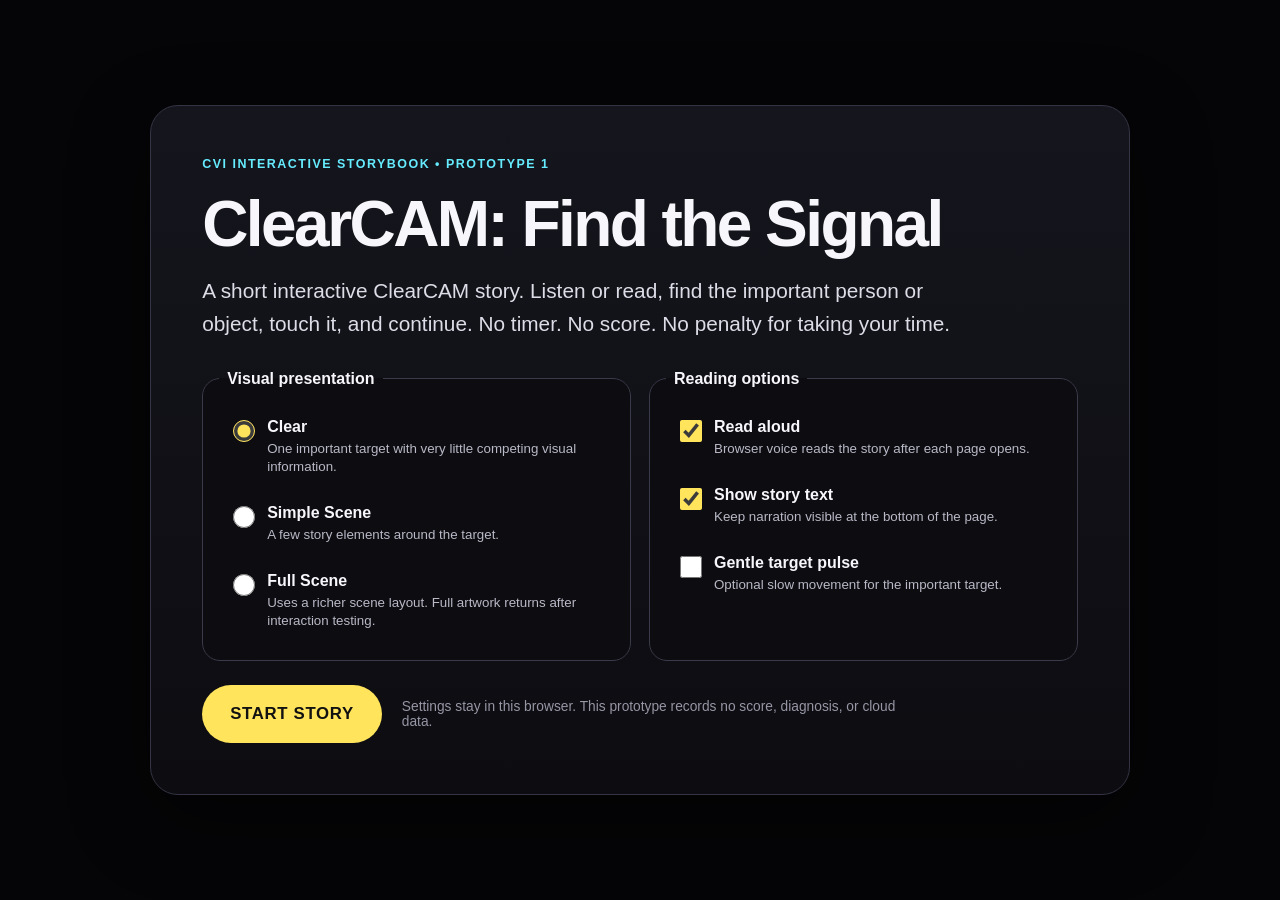
<file: cvi-storybook-prototype/index.html>
<!doctype html>
<html lang="en">
<head>
  <meta charset="utf-8" />
  <meta name="viewport" content="width=device-width,initial-scale=1,viewport-fit=cover" />
  <meta name="theme-color" content="#050507" />
  <title>ClearCAM CVI Story Prototype</title>
  <link rel="stylesheet" href="styles.css" />
</head>
<body>
  <main id="app">
    <section id="setup" class="screen setup-screen" aria-labelledby="setup-title">
      <div class="setup-card">
        <div class="eyebrow">CVI INTERACTIVE STORYBOOK • PROTOTYPE 1</div>
        <h1 id="setup-title">ClearCAM: Find the Signal</h1>
        <p class="lede">A short interactive ClearCAM story. Listen or read, find the important person or object, touch it, and continue. No timer. No score. No penalty for taking your time.</p>

        <div class="setup-grid">
          <fieldset>
            <legend>Visual presentation</legend>
            <label class="choice"><input type="radio" name="presentation" value="clear" checked><span><strong>Clear</strong><small>One important target with very little competing visual information.</small></span></label>
            <label class="choice"><input type="radio" name="presentation" value="simple"><span><strong>Simple Scene</strong><small>A few story elements around the target.</small></span></label>
            <label class="choice"><input type="radio" name="presentation" value="full"><span><strong>Full Scene</strong><small>Uses a richer scene layout. Full artwork returns after interaction testing.</small></span></label>
          </fieldset>

          <fieldset>
            <legend>Reading options</legend>
            <label class="toggle"><input id="narration" type="checkbox" checked><span><strong>Read aloud</strong><small>Browser voice reads the story after each page opens.</small></span></label>
            <label class="toggle"><input id="showText" type="checkbox" checked><span><strong>Show story text</strong><small>Keep narration visible at the bottom of the page.</small></span></label>
            <label class="toggle"><input id="gentlePulse" type="checkbox"><span><strong>Gentle target pulse</strong><small>Optional slow movement for the important target.</small></span></label>
          </fieldset>
        </div>

        <div class="setup-actions">
          <button id="startBtn" type="button" class="primary">START STORY</button>
          <p class="privacy">Settings stay in this browser. This prototype records no score, diagnosis, or cloud data.</p>
        </div>
      </div>
    </section>

    <section id="reader" class="screen reader-screen" hidden aria-live="polite">
      <header class="reader-topbar">
        <div class="book-mark">CLEARCAM</div>
        <div id="pageIndicator" class="page-indicator" aria-label="Story progress">1 of 3</div>
        <button id="exitBtn" type="button" class="quiet-control" aria-label="Return to caregiver setup">SETUP</button>
      </header>

      <div id="stage" class="stage" data-mode="clear" data-assist="0">
        <div id="scene" class="scene"></div>
        <button id="target" type="button" class="target-hotspot" aria-label="Story target"></button>
        <div id="focusRing" class="focus-ring" aria-hidden="true"></div>
      </div>

      <div class="reader-bottom">
        <button id="assistBtn" type="button" class="assist-button" aria-label="Use ClearCAM to make the target easier to find">
          <span class="assist-eye" aria-hidden="true">◉</span>
          <span>CLEARCAM</span>
        </button>

        <div id="storyPanel" class="story-panel">
          <p id="storyText"></p>
          <p id="successText" class="success-text" hidden></p>
        </div>
      </div>
    </section>

    <section id="finish" class="screen finish-screen" hidden>
      <div class="finish-card">
        <div class="finish-sigil" aria-hidden="true">◉</div>
        <h1>Signal found.</h1>
        <p>You helped Maya notice the noise, find CLEARCAM, and use it to look more closely.</p>
        <p class="finish-note">Prototype 1 deliberately ends here. The next build expands this same engine instead of changing the interaction rules under the reader.</p>
        <div class="finish-actions">
          <button id="replayBtn" type="button" class="primary">READ AGAIN</button>
          <button id="finishSetupBtn" type="button" class="secondary">CAREGIVER SETUP</button>
        </div>
      </div>
    </section>
  </main>
  <script src="app.js"></script>
</body>
</html>
</file>
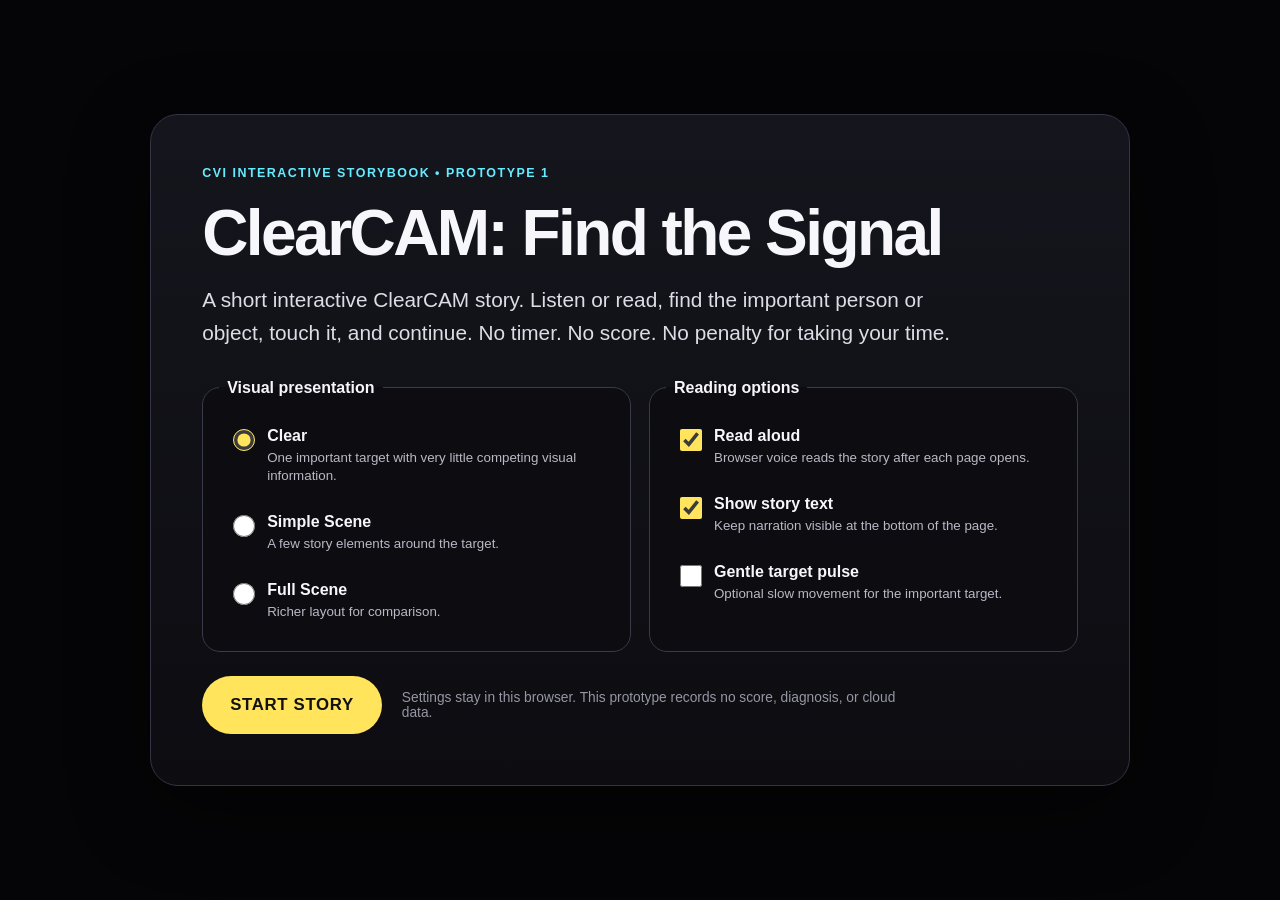
<file: cvi-storybook-prototype/standalone.html>
<!doctype html>
<html lang="en">
<head>
  <meta charset="utf-8" />
  <meta name="viewport" content="width=device-width,initial-scale=1,viewport-fit=cover" />
  <meta name="theme-color" content="#050507" />
  <title>ClearCAM CVI Story Prototype</title>
  <style>
:root{--bg:#050507;--panel:#121219;--panel2:#1a1a24;--text:#f7f7fb;--muted:#b9b9c7;--accent:#ffe45c;--purple:#a478ff;--cyan:#66ecff;--good:#80ffba;--danger:#ff7b95;--radius:22px}
*{box-sizing:border-box} html,body{margin:0;min-height:100%;background:var(--bg);color:var(--text);font-family:Arial,Helvetica,sans-serif}
button,input{font:inherit} button{touch-action:manipulation} [hidden]{display:none!important}.screen{min-height:100dvh}
.setup-screen,.finish-screen{display:grid;place-items:center;padding:24px}
.setup-card,.finish-card{width:min(980px,100%);background:linear-gradient(180deg,#15151d,#0c0c11);border:1px solid #343444;border-radius:28px;padding:clamp(24px,4vw,52px);box-shadow:0 24px 80px rgba(0,0,0,.45)}
.eyebrow{font-weight:800;letter-spacing:.12em;color:var(--cyan);font-size:.78rem}
h1{font-size:clamp(2rem,5vw,4.7rem);line-height:.95;margin:.35em 0 .25em;letter-spacing:-.04em}
.lede{font-size:clamp(1rem,2vw,1.3rem);line-height:1.55;color:#dddde7;max-width:780px}
.setup-grid{display:grid;grid-template-columns:1fr 1fr;gap:18px;margin-top:30px}
fieldset{border:1px solid #3a3a4a;border-radius:18px;padding:16px;margin:0;background:#0c0c11}
legend{font-weight:800;padding:0 8px}
.choice,.toggle{display:flex;gap:12px;padding:14px;border-radius:14px;cursor:pointer;align-items:flex-start}
.choice:hover,.toggle:hover{background:#171720}
.choice input,.toggle input{width:22px;height:22px;margin:2px 0 0;accent-color:var(--accent);flex:0 0 auto}
.choice span,.toggle span{display:grid;gap:4px}.choice small,.toggle small{color:var(--muted);line-height:1.35}
.setup-actions{display:flex;align-items:center;gap:20px;flex-wrap:wrap;margin-top:24px}
.primary,.secondary,.assist-button,.quiet-control{border:0;border-radius:999px;font-weight:900;letter-spacing:.04em;cursor:pointer}
.primary{background:var(--accent);color:#111;padding:16px 28px;font-size:1.05rem;min-height:58px}
.secondary{background:#292938;color:#fff;padding:16px 24px}.privacy{color:#9696a5;font-size:.86rem;max-width:500px}
.reader-screen{display:grid;grid-template-rows:auto minmax(0,1fr) auto;background:#000;overflow:hidden}
.reader-topbar{height:58px;display:grid;grid-template-columns:1fr auto 1fr;align-items:center;padding:8px 14px;background:#07070a;border-bottom:1px solid #202029;z-index:10}
.book-mark{font-size:.86rem;font-weight:900;letter-spacing:.16em;color:var(--cyan)}.page-indicator{font-weight:800;color:#d4d4de}
.quiet-control{justify-self:end;background:#1a1a22;color:#bcbcca;padding:9px 14px;font-size:.78rem}
.stage{position:relative;min-height:0;overflow:hidden;background:#000;isolation:isolate}
.scene{position:absolute;inset:0;display:grid;place-items:center;overflow:hidden}
.scene .clear-object,.scene .simple-layout{width:100%;height:100%;display:grid;place-items:center;position:relative}
.maya-symbol{width:min(42vw,330px);aspect-ratio:1;border-radius:50%;display:grid;place-items:center;border:6px solid var(--accent);background:radial-gradient(circle at 50% 35%,#6b4b37 0 18%,#191219 19% 30%,#5d3db4 31% 70%,#1b1327 71%);box-shadow:0 0 0 12px rgba(255,228,92,.08)}
.maya-symbol::after{content:"MAYA";font-size:clamp(1.5rem,6vw,3.4rem);font-weight:1000;background:#000;color:#fff;padding:.18em .55em;border-radius:999px}
.app-symbol{width:min(50vw,350px);aspect-ratio:1;border-radius:28%;border:6px solid var(--cyan);display:grid;place-items:center;background:radial-gradient(circle at 50% 42%,#26324a,#0a0b11 68%);box-shadow:0 0 46px rgba(102,236,255,.2)}
.app-symbol .eye{font-size:clamp(5rem,18vw,10rem);color:var(--cyan)}.app-symbol strong{position:absolute;margin-top:55%;font-size:clamp(1.2rem,4vw,2rem);letter-spacing:.1em}
.cereal-symbol{width:min(42vw,300px);height:min(58vh,430px);border:6px solid var(--accent);border-radius:18px;background:linear-gradient(150deg,#5a185f,#17106c 55%,#281039);display:grid;place-items:center;text-align:center;padding:24px;transform:rotate(1.5deg);box-shadow:0 0 50px rgba(255,228,92,.16)}
.cereal-symbol .rocket{font-size:clamp(4rem,13vw,8rem)}.cereal-symbol strong{font-size:clamp(1.5rem,5vw,2.8rem);line-height:.9}
.simple-layout{background:radial-gradient(circle at center,#171421,#050507 65%)}
.distractor{position:absolute;border:2px solid #4b4361;border-radius:20px;background:#17131e;color:#888;padding:14px;font-weight:800;opacity:.72;transition:opacity .25s,filter .25s}
.d1{left:5%;top:9%;transform:rotate(-5deg)}.d2{right:6%;top:15%;transform:rotate(4deg)}.d3{left:10%;bottom:12%;transform:rotate(5deg)}.d4{right:8%;bottom:10%;transform:rotate(-3deg)}
.simple-target-wrap{position:relative;z-index:2;display:grid;place-items:center}
.target-hotspot{position:absolute;z-index:5;border:0;background:transparent;border-radius:28px;cursor:pointer;outline:none}
.target-hotspot:focus-visible{outline:7px solid var(--cyan);outline-offset:4px}
.focus-ring{position:absolute;z-index:4;pointer-events:none;border:7px solid var(--accent);border-radius:32px;opacity:0;box-shadow:0 0 0 8px rgba(255,228,92,.12),0 0 45px rgba(255,228,92,.65);transition:opacity .25s,left .25s,top .25s,width .25s,height .25s}
.stage[data-assist="1"] .distractor{opacity:.22;filter:grayscale(1)}.stage[data-assist="2"] .focus-ring{opacity:1}.stage[data-assist="2"] .distractor{opacity:.12}
.stage[data-assist="3"] .scene>*{opacity:.12!important;filter:grayscale(1) brightness(.4)!important}.stage[data-assist="3"] .scene .target-visual{opacity:1!important;filter:none!important;z-index:3}.stage[data-assist="3"] .focus-ring{opacity:1;border-width:10px;background:rgba(0,0,0,.22)}
.stage.pulse .target-visual{animation:gentlePulse 2.7s ease-in-out infinite}@keyframes gentlePulse{0%,100%{transform:scale(1)}50%{transform:scale(1.045)}}
.reader-bottom{display:grid;grid-template-columns:auto minmax(0,1fr);align-items:center;gap:14px;padding:12px max(14px,env(safe-area-inset-right)) max(12px,env(safe-area-inset-bottom)) max(14px,env(safe-area-inset-left));background:#08080c;border-top:1px solid #272731;min-height:106px;z-index:10}
.assist-button{background:#151522;color:var(--cyan);padding:12px 16px;min-height:54px;display:flex;align-items:center;gap:8px;border:1px solid #33334a}.assist-eye{font-size:1.5rem}
.story-panel{min-width:0;padding:4px 6px}.story-panel p{margin:0;font-size:clamp(1rem,2.2vw,1.3rem);line-height:1.38}.success-text{color:var(--good);font-weight:750;margin-top:6px!important}
.finish-card{text-align:center;max-width:700px}.finish-sigil{font-size:6rem;color:var(--cyan)}.finish-card p{font-size:1.15rem;line-height:1.55;color:#ddd}.finish-note{color:#a7a7b5!important}.finish-actions{display:flex;justify-content:center;gap:12px;flex-wrap:wrap;margin-top:24px}
@media (max-width:720px){.setup-grid{grid-template-columns:1fr}.reader-topbar{height:52px}.reader-bottom{grid-template-columns:auto 1fr;grid-template-areas:"assist story";min-height:110px}.assist-button{grid-area:assist}.story-panel{grid-area:story}}
@media (prefers-reduced-motion:reduce){*,*::before,*::after{animation-duration:.001ms!important;animation-iteration-count:1!important;transition-duration:.001ms!important}}
  </style>
</head>
<body>
<main id="app">
<section id="setup" class="screen setup-screen" aria-labelledby="setup-title"><div class="setup-card">
<div class="eyebrow">CVI INTERACTIVE STORYBOOK • PROTOTYPE 1</div>
<h1 id="setup-title">ClearCAM: Find the Signal</h1>
<p class="lede">A short interactive ClearCAM story. Listen or read, find the important person or object, touch it, and continue. No timer. No score. No penalty for taking your time.</p>
<div class="setup-grid">
<fieldset><legend>Visual presentation</legend>
<label class="choice"><input type="radio" name="presentation" value="clear" checked><span><strong>Clear</strong><small>One important target with very little competing visual information.</small></span></label>
<label class="choice"><input type="radio" name="presentation" value="simple"><span><strong>Simple Scene</strong><small>A few story elements around the target.</small></span></label>
<label class="choice"><input type="radio" name="presentation" value="full"><span><strong>Full Scene</strong><small>Richer layout for comparison.</small></span></label>
</fieldset>
<fieldset><legend>Reading options</legend>
<label class="toggle"><input id="narration" type="checkbox" checked><span><strong>Read aloud</strong><small>Browser voice reads the story after each page opens.</small></span></label>
<label class="toggle"><input id="showText" type="checkbox" checked><span><strong>Show story text</strong><small>Keep narration visible at the bottom of the page.</small></span></label>
<label class="toggle"><input id="gentlePulse" type="checkbox"><span><strong>Gentle target pulse</strong><small>Optional slow movement for the important target.</small></span></label>
</fieldset></div>
<div class="setup-actions"><button id="startBtn" type="button" class="primary">START STORY</button><p class="privacy">Settings stay in this browser. This prototype records no score, diagnosis, or cloud data.</p></div>
</div></section>
<section id="reader" class="screen reader-screen" hidden aria-live="polite">
<header class="reader-topbar"><div class="book-mark">CLEARCAM</div><div id="pageIndicator" class="page-indicator">1 of 3</div><button id="exitBtn" type="button" class="quiet-control">SETUP</button></header>
<div id="stage" class="stage" data-mode="clear" data-assist="0"><div id="scene" class="scene"></div><button id="target" type="button" class="target-hotspot" aria-label="Story target"></button><div id="focusRing" class="focus-ring" aria-hidden="true"></div></div>
<div class="reader-bottom"><button id="assistBtn" type="button" class="assist-button"><span class="assist-eye">◉</span><span>CLEARCAM</span></button><div id="storyPanel" class="story-panel"><p id="storyText"></p><p id="successText" class="success-text" hidden></p></div></div>
</section>
<section id="finish" class="screen finish-screen" hidden><div class="finish-card"><div class="finish-sigil">◉</div><h1>Signal found.</h1><p>You helped Maya notice the noise, find CLEARCAM, and use it to look more closely.</p><p class="finish-note">Prototype 1 deliberately ends here.</p><div class="finish-actions"><button id="replayBtn" type="button" class="primary">READ AGAIN</button><button id="finishSetupBtn" type="button" class="secondary">CAREGIVER SETUP</button></div></div></section>
</main>
<script>
(() => {
'use strict';
const scenes=[
{id:'noisy-world',prompt:'Maya stared at her tablet, but everything felt too loud. Find Maya.',success:'There she is. Maya is surrounded by messages competing for her attention.',targetLabel:'Maya',clearVisual:'maya',simpleDistractors:['BUY NOW','FREE PRIZE','NEW!','LIMITED TIME']},
{id:'clearcam-appears',prompt:'Then something weird happened. A quiet new app appeared on Maya’s screen. Find CLEARCAM.',success:'CLEARCAM. No prize wheel. No countdown. Just a quiet new app.',targetLabel:'CLEARCAM app',clearVisual:'app',simpleDistractors:['GAME!','PUPPY!','CHIPS!','WIN!']},
{id:'magic-screen',prompt:'Maya pointed CLEARCAM at her breakfast. Find the cereal box.',success:'CLEARCAM changes the message: “Mostly sugar. Designed to make you crave more.”',targetLabel:'cereal box',clearVisual:'cereal',simpleDistractors:['JUICE','BOWL','FRUIT','TABLET']}
];
const $=id=>document.getElementById(id),setup=$('setup'),reader=$('reader'),finish=$('finish'),stage=$('stage'),sceneEl=$('scene'),target=$('target'),focusRing=$('focusRing'),storyPanel=$('storyPanel'),storyText=$('storyText'),successText=$('successText'),pageIndicator=$('pageIndicator');
let current=0,assistLevel=0,found=false,settings=loadSettings();
function loadSettings(){try{return Object.assign({presentation:'clear',narration:true,showText:true,gentlePulse:false},JSON.parse(localStorage.getItem('clearcamCviSettings')||'{}'))}catch(_){return{presentation:'clear',narration:true,showText:true,gentlePulse:false}}}
function saveSettings(){try{localStorage.setItem('clearcamCviSettings',JSON.stringify(settings))}catch(_){}}
function applySetupSettings(){const radio=document.querySelector('input[name="presentation"][value="'+settings.presentation+'"]');if(radio)radio.checked=true;$('narration').checked=!!settings.narration;$('showText').checked=!!settings.showText;$('gentlePulse').checked=!!settings.gentlePulse}
function readSetupSettings(){const selected=document.querySelector('input[name="presentation"]:checked');settings={presentation:selected?selected.value:'clear',narration:$('narration').checked,showText:$('showText').checked,gentlePulse:$('gentlePulse').checked};saveSettings()}
function speak(text){if(!settings.narration||!('speechSynthesis'in window))return;try{speechSynthesis.cancel();const u=new SpeechSynthesisUtterance(text);u.rate=.88;speechSynthesis.speak(u)}catch(_){}}
function stopSpeech(){try{if('speechSynthesis'in window)speechSynthesis.cancel()}catch(_){}}
function targetMarkup(type){if(type==='maya')return '<div class="maya-symbol target-visual"></div>';if(type==='app')return '<div class="app-symbol target-visual"><span class="eye">◉</span><strong>CLEARCAM</strong></div>';return '<div class="cereal-symbol target-visual"><span class="rocket">🚀</span><strong>BLAST-O\'S<br><small>SUPER CHOCO STARS</small></strong></div>'}
function placeRing(l,t,w,h){focusRing.style.left=l;focusRing.style.top=t;focusRing.style.width=w;focusRing.style.height=h}
function renderClear(scene){sceneEl.innerHTML='<div class="clear-object">'+targetMarkup(scene.clearVisual)+'</div>';target.style.left='12%';target.style.top='8%';target.style.width='76%';target.style.height='84%';placeRing('16%','12%','68%','76%')}
function renderSimple(scene){const d=scene.simpleDistractors.map((txt,i)=>'<div class="distractor d'+(i+1)+'">'+txt+'</div>').join('');sceneEl.innerHTML='<div class="simple-layout">'+d+'<div class="simple-target-wrap">'+targetMarkup(scene.clearVisual)+'</div></div>';target.style.left='20%';target.style.top='12%';target.style.width='60%';target.style.height='76%';placeRing('24%','16%','52%','68%')}
function renderScene(){const scene=scenes[current];found=false;assistLevel=0;stage.dataset.assist='0';stage.className='stage '+settings.presentation+' scene-'+current+(settings.gentlePulse?' pulse':'');target.setAttribute('aria-label','Find '+scene.targetLabel);successText.hidden=true;target.hidden=false;pageIndicator.textContent=(current+1)+' of '+scenes.length;storyText.textContent=scene.prompt;storyPanel.hidden=!settings.showText;if(settings.presentation==='clear')renderClear(scene);else renderSimple(scene);setTimeout(()=>speak(scene.prompt),180)}
function findTarget(){if(found){nextScene();return}found=true;const scene=scenes[current];stopSpeech();stage.dataset.assist='2';const continueText=current>=scenes.length-1?' Touch it again to finish the story.':' Touch it again to continue.';successText.textContent=scene.success+continueText;successText.hidden=false;storyPanel.hidden=false;target.hidden=false;target.setAttribute('aria-label',current>=scenes.length-1?'Touch '+scene.targetLabel+' again to finish the story':'Touch '+scene.targetLabel+' again to continue');speak(scene.success+continueText)}
function nextScene(){stopSpeech();if(current>=scenes.length-1){reader.hidden=true;finish.hidden=false;return}current++;renderScene()}
function assist(){if(found)return;assistLevel=Math.min(3,assistLevel+1);stage.dataset.assist=String(assistLevel);if(assistLevel===1)speak('ClearCAM is reducing the visual noise.');if(assistLevel===2)speak('ClearCAM is marking the area to look at.');if(assistLevel===3)speak('ClearCAM is isolating the important part of the scene.')}
function begin(){readSetupSettings();current=0;setup.hidden=true;finish.hidden=true;reader.hidden=false;renderScene()}
function goSetup(){stopSpeech();reader.hidden=true;finish.hidden=true;setup.hidden=false;applySetupSettings()}
$('startBtn').addEventListener('click',begin);target.addEventListener('click',findTarget);$('assistBtn').addEventListener('click',assist);$('exitBtn').addEventListener('click',goSetup);$('finishSetupBtn').addEventListener('click',goSetup);$('replayBtn').addEventListener('click',()=>{finish.hidden=true;reader.hidden=false;current=0;renderScene()});applySetupSettings();
})();
</script>
</body>
</html>
</file>
<file: cvi-storybook-prototype/styles.css>
:root{
  --bg:#050507;
  --panel:#121219;
  --panel2:#1a1a24;
  --text:#f7f7fb;
  --muted:#b9b9c7;
  --accent:#ffe45c;
  --purple:#a478ff;
  --cyan:#66ecff;
  --good:#80ffba;
  --danger:#ff7b95;
  --radius:22px;
}
*{box-sizing:border-box}
html,body{margin:0;min-height:100%;background:var(--bg);color:var(--text);font-family:Arial,Helvetica,sans-serif}
button,input{font:inherit}
button{touch-action:manipulation}
[hidden]{display:none!important}
.screen{min-height:100dvh}
.setup-screen,.finish-screen{display:grid;place-items:center;padding:24px}
.setup-card,.finish-card{width:min(980px,100%);background:linear-gradient(180deg,#15151d,#0c0c11);border:1px solid #343444;border-radius:28px;padding:clamp(24px,4vw,52px);box-shadow:0 24px 80px rgba(0,0,0,.45)}
.eyebrow{font-weight:800;letter-spacing:.12em;color:var(--cyan);font-size:.78rem}
h1{font-size:clamp(2rem,5vw,4.7rem);line-height:.95;margin:.35em 0 .25em;letter-spacing:-.04em}
.lede{font-size:clamp(1rem,2vw,1.3rem);line-height:1.55;color:#ddddE7;max-width:780px}
.setup-grid{display:grid;grid-template-columns:1fr 1fr;gap:18px;margin-top:30px}
fieldset{border:1px solid #3a3a4a;border-radius:18px;padding:16px;margin:0;background:#0c0c11}
legend{font-weight:800;padding:0 8px}
.choice,.toggle{display:flex;gap:12px;padding:14px;border-radius:14px;cursor:pointer;align-items:flex-start}
.choice:hover,.toggle:hover{background:#171720}
.choice input,.toggle input{width:22px;height:22px;margin:2px 0 0;accent-color:var(--accent);flex:0 0 auto}
.choice span,.toggle span{display:grid;gap:4px}
.choice small,.toggle small{color:var(--muted);line-height:1.35}
.setup-actions{display:flex;align-items:center;gap:20px;flex-wrap:wrap;margin-top:24px}
.primary,.secondary,.assist-button,.quiet-control{border:0;border-radius:999px;font-weight:900;letter-spacing:.04em;cursor:pointer}
.primary{background:var(--accent);color:#111;padding:16px 28px;font-size:1.05rem;min-height:58px}
.secondary{background:#292938;color:#fff;padding:16px 24px}
.privacy{color:#9696a5;font-size:.86rem;max-width:500px}
.reader-screen{display:grid;grid-template-rows:auto minmax(0,1fr) auto;background:#000;overflow:hidden}
.reader-topbar{height:58px;display:grid;grid-template-columns:1fr auto 1fr;align-items:center;padding:8px 14px;background:#07070a;border-bottom:1px solid #202029;z-index:10}
.book-mark{font-size:.86rem;font-weight:900;letter-spacing:.16em;color:var(--cyan)}
.page-indicator{font-weight:800;color:#d4d4de}
.quiet-control{justify-self:end;background:#1a1a22;color:#bcbcca;padding:9px 14px;font-size:.78rem}
.stage{position:relative;min-height:0;overflow:hidden;background:#000;isolation:isolate}
.scene{position:absolute;inset:0;display:grid;place-items:center;overflow:hidden}
.scene img.full-art{position:absolute;inset:0;width:100%;height:100%;object-fit:contain;object-position:center;background:#000}
.scene .clear-object,.scene .simple-layout{width:100%;height:100%;display:grid;place-items:center;position:relative}
.target-card{display:grid;place-items:center;text-align:center;min-width:min(62vw,420px);min-height:min(55vh,420px);max-width:80vw;padding:34px;border-radius:34px;border:4px solid var(--accent);background:#09090c;box-shadow:0 0 0 10px rgba(255,228,92,.09),0 0 54px rgba(255,228,92,.2)}
.target-card .symbol{font-size:clamp(5rem,18vw,11rem);line-height:1}
.target-card .label{font-size:clamp(1.6rem,6vw,3.8rem);font-weight:1000;letter-spacing:.04em;margin-top:12px}
.maya-symbol{width:min(42vw,330px);aspect-ratio:1;border-radius:50%;display:grid;place-items:center;border:6px solid var(--accent);background:radial-gradient(circle at 50% 35%,#6b4b37 0 18%,#191219 19% 30%,#5d3db4 31% 70%,#1b1327 71%);box-shadow:0 0 0 12px rgba(255,228,92,.08)}
.maya-symbol::after{content:"MAYA";font-size:clamp(1.5rem,6vw,3.4rem);font-weight:1000;background:#000;color:#fff;padding:.18em .55em;border-radius:999px}
.app-symbol{width:min(50vw,350px);aspect-ratio:1;border-radius:28%;border:6px solid var(--cyan);display:grid;place-items:center;background:radial-gradient(circle at 50% 42%,#26324a,#0a0b11 68%);box-shadow:0 0 46px rgba(102,236,255,.2)}
.app-symbol .eye{font-size:clamp(5rem,18vw,10rem);color:var(--cyan)}
.app-symbol strong{position:absolute;margin-top:55%;font-size:clamp(1.2rem,4vw,2rem);letter-spacing:.1em}
.cereal-symbol{width:min(42vw,300px);height:min(58vh,430px);border:6px solid var(--accent);border-radius:18px;background:linear-gradient(150deg,#5a185f,#17106c 55%,#281039);display:grid;place-items:center;text-align:center;padding:24px;transform:rotate(1.5deg);box-shadow:0 0 50px rgba(255,228,92,.16)}
.cereal-symbol .rocket{font-size:clamp(4rem,13vw,8rem)}
.cereal-symbol strong{font-size:clamp(1.5rem,5vw,2.8rem);line-height:.9}
.simple-layout{background:radial-gradient(circle at center,#171421,#050507 65%)}
.distractor{position:absolute;border:2px solid #4b4361;border-radius:20px;background:#17131e;color:#888;padding:14px;font-weight:800;opacity:.72;transition:opacity .25s,filter .25s}
.d1{left:5%;top:9%;transform:rotate(-5deg)}
.d2{right:6%;top:15%;transform:rotate(4deg)}
.d3{left:10%;bottom:12%;transform:rotate(5deg)}
.d4{right:8%;bottom:10%;transform:rotate(-3deg)}
.simple-target-wrap{position:relative;z-index:2;display:grid;place-items:center}
.target-hotspot{position:absolute;z-index:5;border:0;background:transparent;border-radius:28px;cursor:pointer;outline:none}
.target-hotspot:focus-visible{outline:7px solid var(--cyan);outline-offset:4px}
.focus-ring{position:absolute;z-index:4;pointer-events:none;border:7px solid var(--accent);border-radius:32px;opacity:0;box-shadow:0 0 0 8px rgba(255,228,92,.12),0 0 45px rgba(255,228,92,.65);transition:opacity .25s,left .25s,top .25s,width .25s,height .25s}
.stage[data-assist="1"] .distractor{opacity:.22;filter:grayscale(1)}
.stage[data-assist="1"] .scene img.full-art{filter:brightness(.5) saturate(.55)}
.stage[data-assist="2"] .focus-ring{opacity:1}
.stage[data-assist="2"] .distractor{opacity:.12}
.stage[data-assist="2"] .scene img.full-art{filter:brightness(.35) saturate(.4)}
.stage[data-assist="3"] .scene>*{opacity:.12!important;filter:grayscale(1) brightness(.4)!important}
.stage[data-assist="3"] .scene .target-visual{opacity:1!important;filter:none!important;z-index:3}
.stage[data-assist="3"] .focus-ring{opacity:1;border-width:10px;background:rgba(0,0,0,.22)}
.stage.pulse .target-visual{animation:gentlePulse 2.7s ease-in-out infinite}
@keyframes gentlePulse{0%,100%{transform:scale(1)}50%{transform:scale(1.045)}}
.reader-bottom{display:grid;grid-template-columns:auto minmax(0,1fr);align-items:center;gap:14px;padding:12px max(14px,env(safe-area-inset-right)) max(12px,env(safe-area-inset-bottom)) max(14px,env(safe-area-inset-left));background:#08080c;border-top:1px solid #272731;min-height:106px;z-index:10}
.assist-button{background:#151522;color:var(--cyan);padding:12px 16px;min-height:54px;display:flex;align-items:center;gap:8px;border:1px solid #33334a}
.assist-eye{font-size:1.5rem}
.story-panel{min-width:0;padding:4px 6px}
.story-panel p{margin:0;font-size:clamp(1rem,2.2vw,1.3rem);line-height:1.38}
.success-text{color:var(--good);font-weight:750;margin-top:6px!important}

.finish-card{text-align:center;max-width:700px}
.finish-sigil{font-size:6rem;color:var(--cyan)}
.finish-card p{font-size:1.15rem;line-height:1.55;color:#ddd}
.finish-note{color:#a7a7b5!important}
.finish-actions{display:flex;justify-content:center;gap:12px;flex-wrap:wrap;margin-top:24px}

/* Full-scene hotspot regions. Percentages are deliberately generous. */
.stage.full.scene-0 .target-hotspot{left:23%;top:25%;width:55%;height:69%}
.stage.full.scene-0 .focus-ring{left:26%;top:28%;width:49%;height:61%}
.stage.full.scene-2 .target-hotspot{left:62%;top:17%;width:37%;height:57%}
.stage.full.scene-2 .focus-ring{left:66%;top:21%;width:31%;height:49%}

@media (max-width:720px){
  .setup-grid{grid-template-columns:1fr}
  .reader-topbar{height:52px}
  .reader-bottom{grid-template-columns:auto 1fr;grid-template-areas:"assist story";min-height:110px}
  .assist-button{grid-area:assist}
  .story-panel{grid-area:story}
  
  .target-card{min-width:72vw;min-height:42vh}
}

@media (prefers-reduced-motion:reduce){
  *,*::before,*::after{animation-duration:.001ms!important;animation-iteration-count:1!important;transition-duration:.001ms!important}
}
</file>
